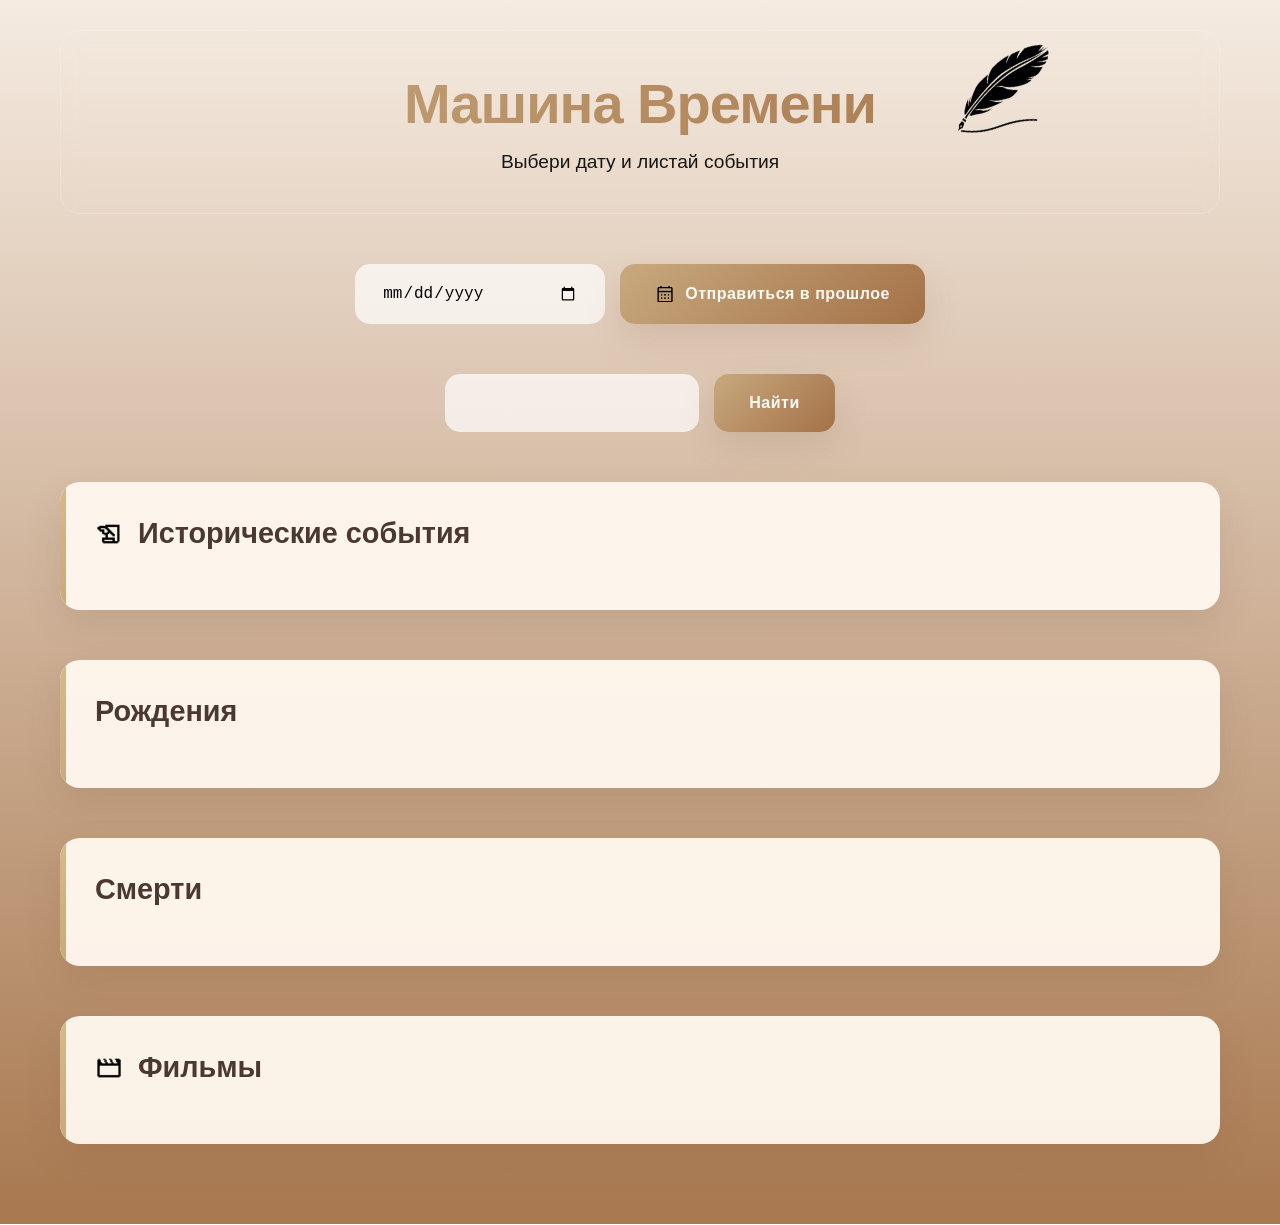
<file: history_events/index.html>
<!DOCTYPE html>
<html lang="ru">
<head>
    <meta charset="UTF-8" />
    <title>Машина Времени</title>
    <link rel="stylesheet" href="style.css" />
</head>
<body>

<div class="container">
    <header>
        <h1>Машина Времени</h1>
        <img id="stylus_icon" src="assets/icons/stylus_icon.png" class="image">
        <p class="subtitle">Выбери дату и листай события</p>
    </header>

    <div class="controls">
        <input type="date" id="dateInput" />

        <button id="loadBtn">
            <img src="assets/icons/calendar-icon.png" class="btn-icon">
            Отправиться в прошлое
        </button>
    </div>

    <!-- 🔥 НОВОЕ: поиск -->
    <div class="controls">
        <input type="text" id="searchInput">
        <button onclick="searchPerson()">Найти</button>
    </div>

    <!-- Индикатор загрузки -->
    <div id="loading" class="loading" style="display: none;">
        <div class="spinner"></div>
    </div>

    <section class="card">
        <h2>
            <img src="assets/icons/history-icon.png" class="section-icon">
            Исторические события
        </h2>
        <div id="events" class="list"></div>
    </section>

    <section class="card">
        <h2>Рождения</h2>
        <div id="births" class="people"></div>
    </section>

    <section class="card">
        <h2>Смерти</h2>
        <div id="deaths" class="people"></div>
    </section>

    <section class="card">
        <h2>
            <img src="assets/icons/movie.png" class="section-icon">
            Фильмы
        </h2>
        <div id="movies" class="movies"></div>
    </section>

</div>

<script src="script.js" defer></script>
</body>
</html>
</file>
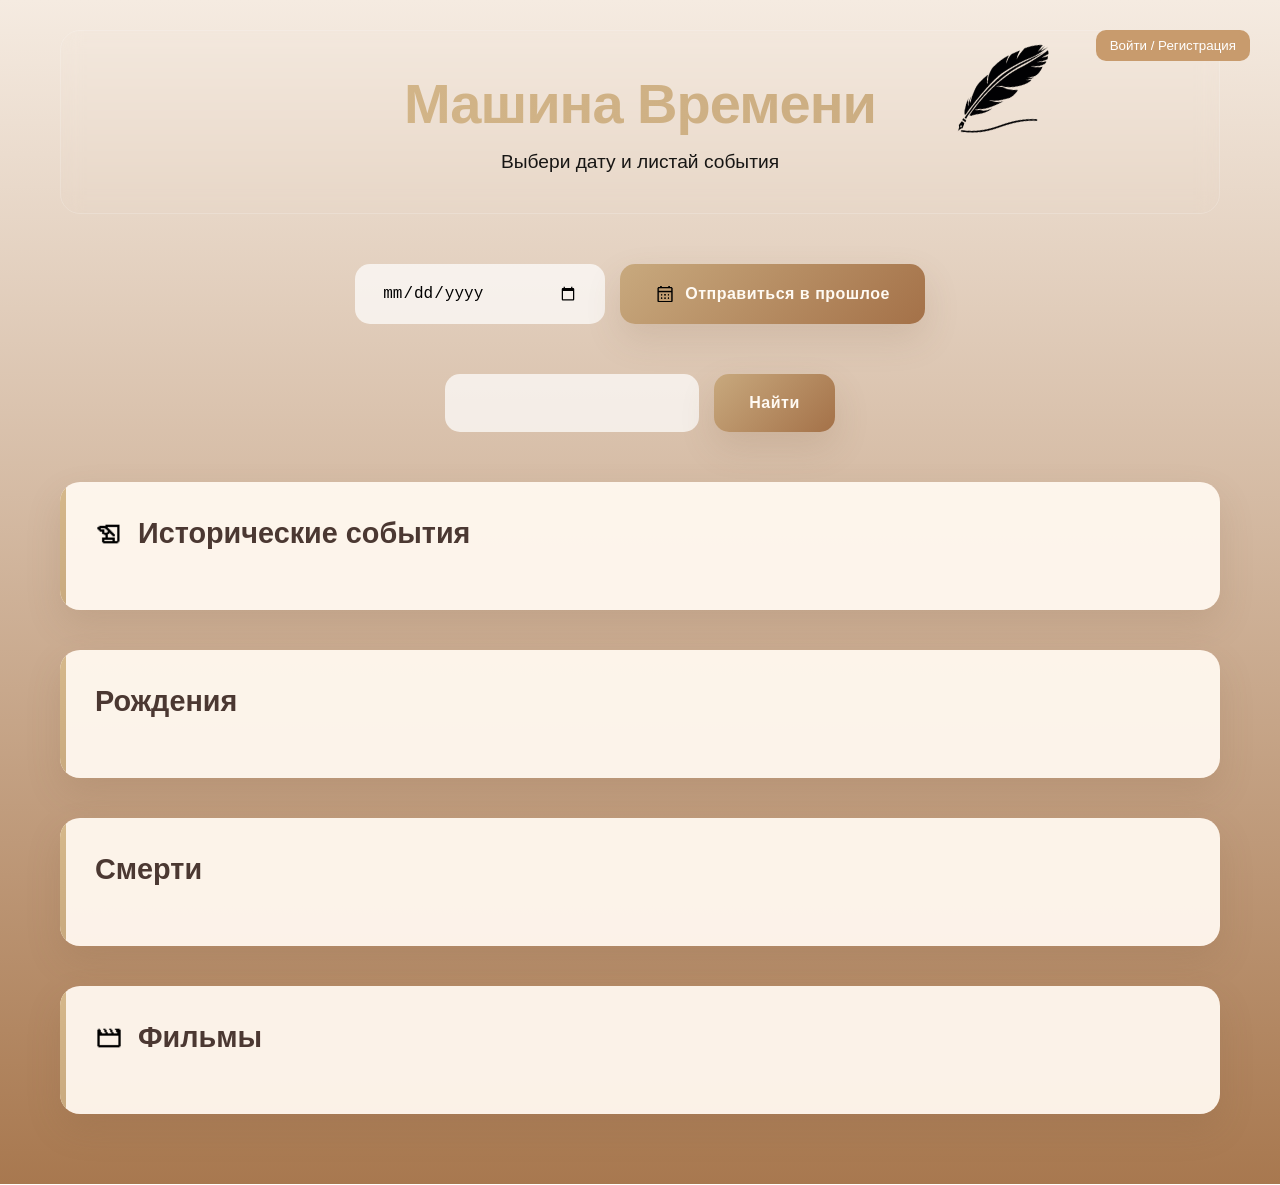
<file: src/main/resources/static/index.html>
<!DOCTYPE html>
<html lang="ru">
<head>
    <meta charset="UTF-8" />
    <title>Машина Времени</title>
    <link rel="stylesheet" href="style.css" />
</head>
<body>

<div class="container">
    <header>
        <h1>Машина Времени</h1>
        <p class="subtitle">Выбери дату и листай события</p>
        <img id="stylus_icon" src="assets/icons/stylus_icon.png" class="image">
    </header>

    <div class="controls">
        <input type="date" id="dateInput" />
        <button id="loadBtn">
            <img src="assets/icons/calendar-icon.png" class="btn-icon">
            Отправиться в прошлое
        </button>
    </div>

    <div class="controls">
        <input type="text" id="searchInput">
        <button onclick="searchPerson()">Найти</button>
    </div>

    <!-- Индикатор загрузки -->
    <div id="loading" class="loading" style="display: none;">
        <div class="spinner"></div>
    </div>
    <section class="card">
        <h2>
            <img src="assets/icons/history-icon.png" class="section-icon">
            Исторические события
        </h2>
        <div id="events" class="list"></div>
    </section>

    <section class="card">
        <h2>
            Рождения
        </h2>
        <div id="births" class="people"></div>
    </section>

    <section class="card">
        <h2>
            Смерти
        </h2>
        <div id="deaths" class="people"></div>
    </section>

    <section class="card">
        <h2>
            <img src="assets/icons/movie.png" class="section-icon">
            Фильмы
        </h2>
        <div id="movies" class="movies"></div>
    </section>

    <div id="userPanel" style="position:absolute; right:30px; top:30px;"></div>

    <div id="authModal" class="modal hidden">
        <div class="modal-content">
            <h3>Требуется авторизация</h3>
            <p>Эта функция доступна только после входа в аккаунт</p>

            <div class="modal-actions">
                <button onclick="closeModal()">Закрыть</button>
                <button onclick="goAuth()">Войти</button>
            </div>
        </div>
    </div>

    <button id="scrollTopBtn">↑</button>

<script src="script.js" defer></script>
</div>
</body>
</html>
</file>
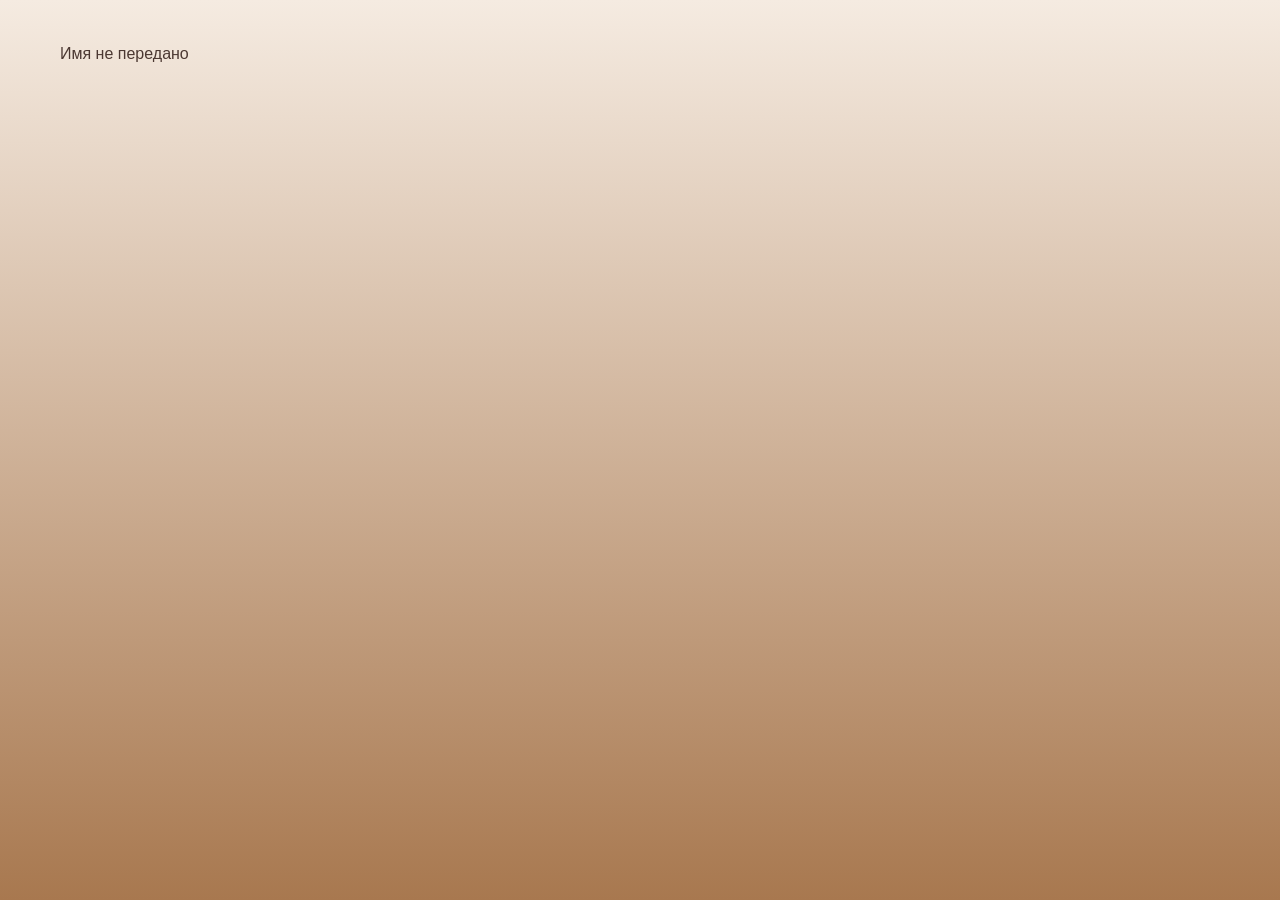
<file: history_events/person.html>
<!DOCTYPE html>
<html lang="ru">
    <head>
        <meta charset="UTF-8">
        <title>Личность</title>
        <link rel="stylesheet" href="style.css">
    </head>
    <body>

        <div class="container">
            <h1 id="personName"></h1>

            <div id="personContent">
                <p>Загрузка...</p>
            </div>
        </div>

        <script src="person.js" defer></script>
    </body>
</html>
</file>
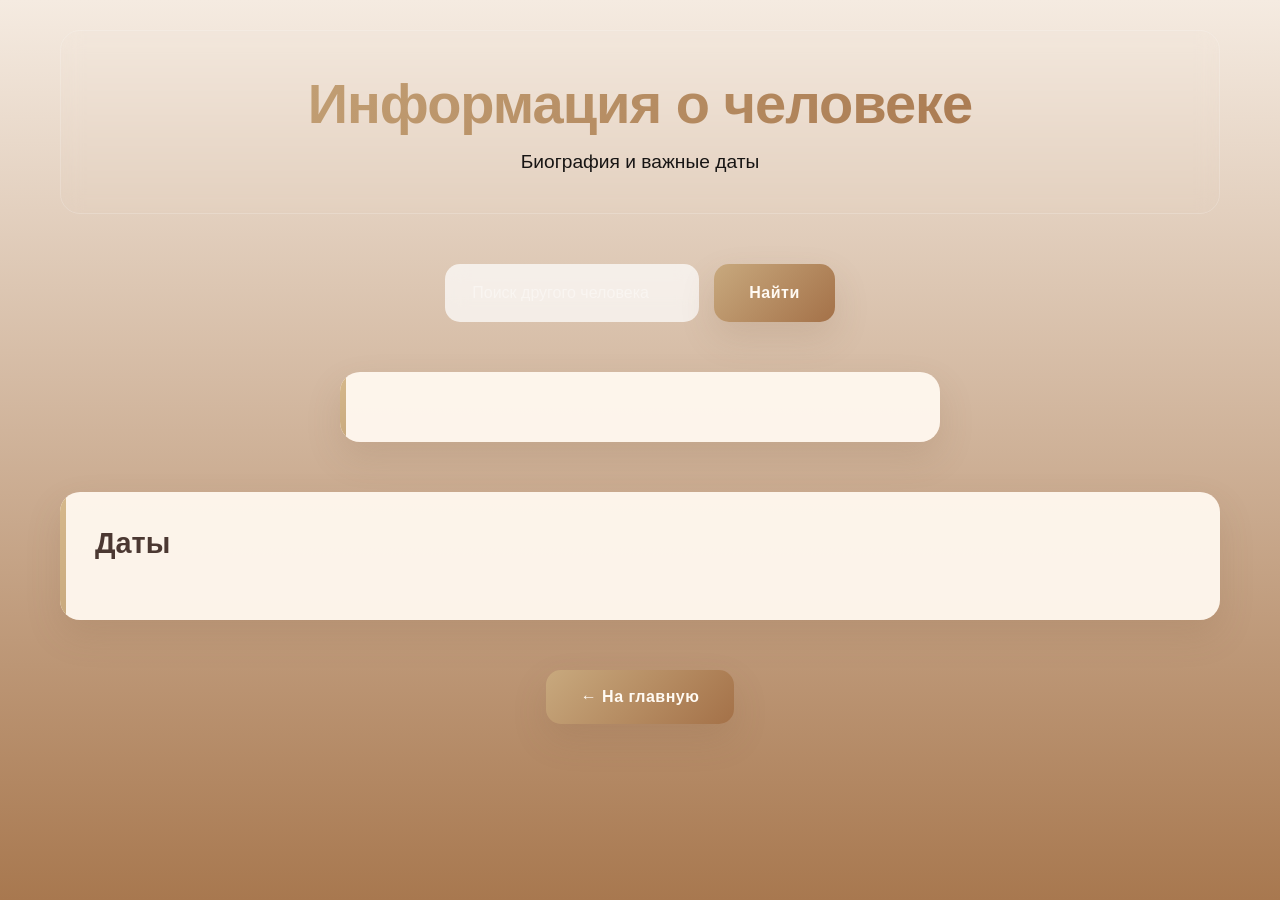
<file: history_events/person_extra.html>
<!DOCTYPE html>
<html lang="ru">
<head>
    <meta charset="UTF-8">
    <title>Человек</title>
    <link rel="stylesheet" href="style.css">
</head>
<body>

<div class="container">

    <header>
        <h1>Информация о человеке</h1>
        <p class="subtitle">Биография и важные даты</p>
    </header>

    <!-- Поиск -->
    <div class="controls">
        <input type="text" id="searchInput" placeholder="Поиск другого человека">
        <button onclick="searchPerson()">Найти</button>
    </div>

    <!-- Карточка человека -->
    <div class="card person-page">
        <div id="personContent"></div>
    </div>

    <!-- Даты -->
    <div class="card">
        <h2>Даты</h2>
        <ul id="randomDates"></ul>
    </div>

    <div class="controls">
        <button onclick="goHome()">← На главную</button>
    </div>
</div>

<script src="person_extra.js"></script>

</body>
</html>
</file>
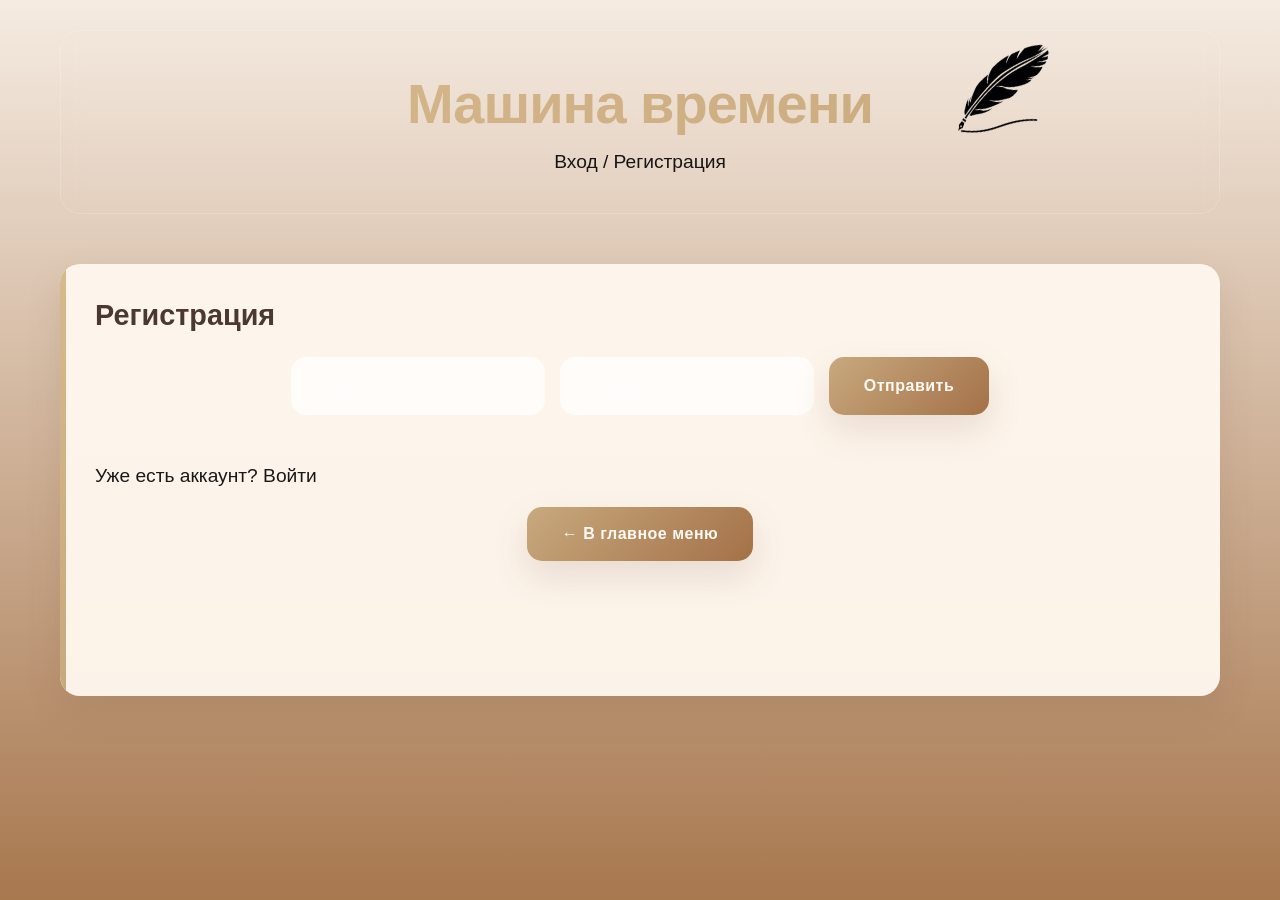
<file: src/main/resources/static/register.html>
<!DOCTYPE html>
<html lang="ru">
<head>
    <meta charset="UTF-8">
    <title>Авторизация</title>

    <link rel="stylesheet" href="style.css">
</head>
<body>

<div class="container">
    <header>
        <h1>Машина времени</h1>
        <p class="subtitle">Вход / Регистрация</p>
        <img id="stylus_icon" src="assets/icons/stylus_icon.png" class="image">
    </header>

    <div class="card">
        <h2 id="title">Регистрация</h2>

        <form id="authForm" class="controls" action="api/register">
            <input type="text" name="username" placeholder="Логин" required>
            <input type="password" name="password" placeholder="Пароль" required>

            <button type="submit">Отправить</button>
        </form>

        <p class="subtitle" id="switchText" style="cursor:pointer; margin-top:10px;">
            Уже есть аккаунт? Войти
        </p>

        <div id="message"></div>

        <div style="text-align: center; margin-top: 20px;" class="controls">
            <button onclick="goHome()" class="controls button">
                ← В главное меню
            </button>
        </div>
    </div>
</div>

<script src="js/auth.js"></script>
</body>
</html>
</file>
<file: history_events/style.css>
* {
  box-sizing: border-box;
  margin: 0;
  padding: 0;
}

:root {
  --primary-gradient: linear-gradient(135deg, #d6b98c 0%, #c8a97e 100%);
  --secondary-gradient: linear-gradient(135deg, #e6ccb2 0%, #ddb892 100%);
  --accent-gradient: linear-gradient(135deg, #c8a97e 0%, #a47148 100%);

  --dark-bg: #f5efe6;
  --card-bg: rgba(255, 248, 240, 0.95);

  --text-primary: #4b3832;
  --text-secondary: #7a5c4d;

  --shadow: 0 15px 35px rgba(120, 90, 60, 0.15);
  --shadow-hover: 0 25px 50px rgba(120, 90, 60, 0.25);

  --radius: 20px;
  --transition: all 0.3s ease;
}


 body {
   font-family: 'Inter', sans-serif;
   background:
     linear-gradient(rgba(245,239,230,0.85), rgba(245,239,230,0.85)),
     url("assets/background.jpg") center/cover no-repeat fixed;

   color: var(--text-primary);
   min-height: 100vh;
 }



@keyframes gradient {
  0% { background-position: 0% 50% }
  50% { background-position: 100% 50% }
  100% { background-position: 0% 50% }
}

.container {
  max-width: 1200px;
  margin: 0 auto;
  padding: 30px 20px;
}

/* Заголовок */
header {
  position: relative;
  align-items: center;
  justify-content: space-between;
  text-align: center;
  margin-bottom: 50px;
  padding: 40px;
  backdrop-filter: blur(10px);
  border-radius: var(--radius);
  border: 1px solid rgba(255, 255, 255, 0.2);
  animation: fadeIn 0.8s ease-out;
}

.title-wrapper {
  display: flex;
  align-items: flex-start;
}

.image {
  width: 150px;
  height: 100px;
  margin-left: 750px;
  position: absolute;
  right: 140px;      /* отступ справа */
  top: 32%;
  transform: translateY(-50%) rotate(10deg);
}

h1 {
  font-size: 3.5rem;
  font-weight: 800;
  background: var(--accent-gradient);
  -webkit-background-clip: text;
  -webkit-text-fill-color: transparent;
  background-clip: text;
  margin-bottom: 15px;
  letter-spacing: -1px;
}

.subtitle {
  font-size: 1.2rem;
  color: rgba(0, 0, 0, 0.9);
  font-weight: 300;
}

/* Панель управления */
.controls {
  display: flex;
  justify-content: center;
  gap: 15px;
  margin-bottom: 50px;
  animation: slideUp 0.6s ease-out 0.2s both;
}



.controls input {
  padding: 18px 25px;
  border-radius: 15px;
  border: 2px solid transparent;
  background: rgba(255, 255, 255, 0.7);
  backdrop-filter: blur(10px);
  color: black;
  font-size: 16px;
  font-weight: 500;
  transition: var(--transition);
  min-width: 250px;
}

.controls input:focus {
  outline: none;
  border-color: rgba(255, 255, 255, 0.5);
  background: rgba(255, 255, 255, 1);
  transform: translateY(-2px);
}

.controls input::placeholder {
  color: rgba(255, 255, 255, 0.4);
}

.controls button {
  padding: 18px 35px;
  border-radius: 15px;
  border: none;
  background: var(--primary-gradient);
  color: white;
  font-size: 16px;
  font-weight: 600;
  cursor: pointer;
  transition: var(--transition);
  display: flex;
  align-items: center;
  justify-content: center;
  gap: 10px;
  letter-spacing: 0.5px;
  position: relative;
  overflow: hidden;
   background: var(--accent-gradient);
   color: #fffaf3;
   box-shadow: var(--shadow);
}

.controls button:hover {
  transform: translateY(-3px);
  box-shadow: var(--shadow-hover);
}

.controls button:active {
  transform: translateY(-1px);
}

.controls button:before {
  content: '';
  position: absolute;
  top: 0;
  left: -100%;
  width: 100%;
  height: 100%;
  background: linear-gradient(90deg, transparent, rgba(255, 255, 255, 0.2), transparent);
  transition: 0.5s;
}

.controls button:hover:before {
  left: 100%;
}

/* Карточки */
.card {
  background: var(--card-bg);
  border-radius: var(--radius);
  padding: 35px;
  margin-bottom: 40px;
  box-shadow: var(--shadow);
  transition: var(--transition);
  animation: fadeIn 0.6s ease-out;
  position: relative;
  overflow: hidden;
}

.card:hover {
  transform: translateY(-5px);
  box-shadow: var(--shadow-hover);
}

.card:before {
  content: '';
  position: absolute;
  top: 0;
  left: 0;
  width: 6px;
  height: 100%;
  background: var(--primary-gradient);
}

.card h2 {
  font-size: 1.8rem;
  font-weight: 700;
  margin-bottom: 25px;
  display: flex;
  align-items: center;
  gap: 15px;
  color: var(--text-primary);
}

/* Список событий */
.list .event {
  padding: 25px;
  border-bottom: 1px solid rgba(0, 0, 0, 0.08);
  transition: var(--transition);
  border-radius: 12px;
  margin-bottom: 10px;
}

.list .event:hover {
  background: linear-gradient(135deg, #f6f9ff 0%, #f1f5ff 100%);
  transform: translateX(10px);
}

.event-year {
  font-size: 1.1rem;
  font-weight: 700;
  color: var(--text-primary);
  margin-bottom: 10px;
  display: inline-block;
  padding: 6px 15px;
  background: var(--accent-gradient);
  color: white;
  border-radius: 50px;
}

.categories {
  display: inline-block;
  margin-top: 12px;
  padding: 6px 15px;
  background: rgba(102, 126, 234, 0.1);
  color: #667eea;
  border-radius: 50px;
  font-size: 0.85rem;
  font-weight: 500;
}

/* Фильмы */
.movies {
  display: grid;
  grid-template-columns: repeat(auto-fill, minmax(180px, 1fr));
  gap: 25px;
}

.movie {
  text-align: center;
  transition: var(--transition);
  animation: scaleIn 0.5s ease-out;
}

.movie:hover {
  transform: scale(1.05);
}

.movie img {
  width: 100%;
  height: 250px;
  object-fit: cover;
  border-radius: 15px;
  box-shadow: 0 10px 20px rgba(0, 0, 0, 0.1);
  transition: var(--transition);
  background: linear-gradient(135deg, #667eea 0%, #764ba2 100%);
}

.movie:hover img {
  box-shadow: 0 15px 30px rgba(0, 0, 0, 0.2);
}

.movie-title {
  margin-top: 15px;
  font-weight: 600;
  color: var(--text-primary);
  font-size: 1rem;
}

/* Люди */
.people {
  display: grid;
  grid-template-columns: repeat(auto-fill, minmax(200px, 1fr));
  gap: 25px;
}

.person {
  text-align: center;
  transition: var(--transition);
  animation: scaleIn 0.5s ease-out;
}

.person:hover {
  transform: translateY(-8px);
}

.person img {
  width: 100%;
  height: 240px;
  object-fit: cover;
  border-radius: 20px;
  box-shadow: 0 10px 20px rgba(0, 0, 0, 0.1);
  margin-bottom: 15px;
  background: linear-gradient(135deg, #667eea 0%, #764ba2 100%);
}

.person-name {
  font-weight: 700;
  font-size: 1.1rem;
  color: var(--text-primary);
  margin-bottom: 5px;
}

.person-meta {
  color: var(--text-secondary);
  font-size: 0.9rem;
  line-height: 1.4;
}

.date-input {
  padding: 12px;
  border-radius: 10px;
  border: none;
  background: #f5f5f5;
  font-size: 16px;
}

/* Загрузка */
.loading {
  display: flex;
  flex-direction: column;
  align-items: center;
  justify-content: center;
  padding: 60px 40px;
  margin: 30px 0;
  backdrop-filter: blur(10px);
  animation: fadeIn 0.3s ease-out;
}

.hidden {
  display: none;
}

.expand-controls {
  display: flex;
  flex-direction: column;
  gap: 10px;
}

#searchBlock,
#filterBlock {
  display: flex;
  gap: 10px;
}

.spinner {
  width: 60px;
  height: 60px;
  border: 4px solid rgba(102, 126, 234, 0.1);
  border-left-color: #667eea;
  border-radius: 50%;
  animation: spin 1s linear infinite;
  margin-bottom: 20px;
}

.loading p {
  font-size: 1.2rem;
  font-weight: 500;
  background: var(--primary-gradient);
  -webkit-background-clip: text;
  -webkit-text-fill-color: transparent;
  background-clip: text;
}

/* Анимации */
@keyframes fadeIn {
  from { opacity: 0; transform: translateY(20px); }
  to { opacity: 1; transform: translateY(0); }
}

@keyframes slideUp {
  from { opacity: 0; transform: translateY(30px); }
  to { opacity: 1; transform: translateY(0); }
}

@keyframes scaleIn {
  from { opacity: 0; transform: scale(0.9); }
  to { opacity: 1; transform: scale(1); }
}

@keyframes spin {
  to { transform: rotate(360deg); }
}

/* Адаптивность */
@media (max-width: 768px) {
  .container {
    padding: 20px 15px;
  }

  h1 {
    font-size: 2.5rem;
  }

  .controls {
    flex-direction: column;
  }

  .controls input,
  .controls button {
    width: 100%;
  }

  .movies,
  .people {
    grid-template-columns: repeat(auto-fill, minmax(150px, 1fr));
  }

  .card {
    padding: 25px 20px;
  }
}



/* Стили для статусов */
button:disabled {
  opacity: 0.7;
  cursor: not-allowed;
  transform: none !important;
}

.error {
  color: #ef4444;
  background: rgba(239, 68, 68, 0.1);
  padding: 15px;
  border-radius: 10px;
  text-align: center;
  margin: 10px 0;
  border-left: 4px solid #ef4444;
}
.section-icon {
  width: 28px;
  height: 28px;
  object-fit: contain;
}
.btn-icon {
  width: 20px;
  height: 20px;
}

/* Карточка кликабельная */
.movie.clickable {
  cursor: pointer;
  position: relative;
}

/* Обёртка изображения */
.movie-image-wrapper {
  position: relative;
  border-radius: 15px;
  overflow: hidden;
}

/* Затемнение */
.movie-overlay {
  position: absolute;
  inset: 0;
  background: rgba(0, 0, 0, 0.6);
  opacity: 0;
  display: flex;
  align-items: center;
  justify-content: center;
  transition: opacity 0.3s ease;
}

/* Текст поверх */
.movie-overlay-text {
  color: white;
  font-weight: 600;
  font-size: 1rem;
  transform: translateY(10px);
  transition: transform 0.3s ease;
}

/* Анимация при наведении */
.movie.clickable:hover .movie-overlay {
  opacity: 1;
}

.movie.clickable:hover .movie-overlay-text {
  transform: translateY(0);
}

/* Плавное увеличение */
.movie.clickable:hover {
  transform: scale(1.05);
}
/* Карточка кликабельная */
.person.clickable {
  cursor: pointer;
  position: relative;
  transition: transform 0.3s ease;
}

.person.clickable:hover {
  transform: translateY(-5px);
}

/* Обёртка изображения */
.person-image-wrapper {
  position: relative;
  border-radius: 20px;
  overflow: hidden;
}

/* Затемнение */
.person-overlay {
  position: absolute;
  inset: 0;
  background: rgba(0, 0, 0, 0.6);
  opacity: 0;
  display: flex;
  align-items: center;
  justify-content: center;
  transition: opacity 0.3s ease;
}

/* Текст поверх */
.person-overlay-text {
  color: white;
  font-weight: 600;
  font-size: 1rem;
  transform: translateY(10px);
  transition: transform 0.3s ease;
}

/* Анимация при наведении */
.person.clickable:hover .person-overlay {
  opacity: 1;
}

.person.clickable:hover .person-overlay-text {
  transform: translateY(0);
}

.person-link {
  text-decoration: none;
  color: inherit;
  display: inline-block;
}

.person {
  position: relative;      /* важно для абсолютного позиционирования hover */
  overflow: hidden;        /* чтобы блок не вылазил за границы */
  border-radius: 20px;
  transition: transform 0.3s ease, box-shadow 0.3s ease;
}

.person img {
  display: block;
  width: 100%;
  border-radius: 20px;
  transition: transform 0.3s ease;
}

.person-link:hover .person {
  transform: translateY(-5px);
  box-shadow: 0 15px 30px rgba(0, 0, 0, 0.2);
}

.person-hover {
  position: absolute;
  top: 0;
  left: 0;
  right: 0;
  bottom: 0;
  background: rgba(0, 0, 0, 0.5); /* полупрозрачный чёрный фон */
  color: #fff;
  display: flex;
  justify-content: center;
  align-items: center;
  font-weight: 600;
  font-size: 0.95rem;
  opacity: 0;
  transition: opacity 0.3s ease;
  pointer-events: none; /* чтобы клик проходил по ссылке */
  border-radius: 20px;
}

.person-link:hover .person-hover {
  opacity: 1;
}
/* Контейнер карточки с изображением */
.person-image-wrapper {
  position: relative;
  display: inline-block;
  width: 150px; /* можно под свои размеры */
  height: 200px;
  overflow: hidden;
  border-radius: 8px;
}

/* Сама картинка */
.person-image-wrapper img {
  width: 100%;
  height: 100%;
  object-fit: cover;
  display: block;
  transition: transform 0.3s ease;
}

/* Полупрозрачный overlay */
.person-overlay {
  position: absolute;
  top: 0;
  left: 0;
  width: 100%;
  height: 100%;
  background-color: rgba(0, 0, 0, 0.5); /* полупрозрачный черный */
  opacity: 0; /* изначально невидим */
  display: flex;
  align-items: center;
  justify-content: center;
  transition: opacity 0.3s ease;
  border-radius: 8px;
}

/* Текст внутри overlay */
.person-overlay-text {
  color: #fff;
  font-size: 14px;
  font-weight: bold;
  text-align: center;
  padding: 5px 10px;
}

/* Hover эффект: показываем overlay и слегка увеличиваем картинку */
.person-image-wrapper:hover .person-overlay {
  opacity: 1;
}

.person-image-wrapper:hover img {
  transform: scale(1.05);
}

/* Опционально: курсор как pointer на весь блок */
.person.clickable {
  cursor: pointer;
  display: inline-block;
  margin: 10px;
  text-align: center;
  width: 150px; /* под картинку */
}


/* Контейнер изображения события */
.event-image-wrapper {
  position: relative;
  display: inline-block;
  width: 200px;
  height: 150px;
  overflow: hidden;
  border-radius: 8px;
  margin-bottom: 5px;
}

.event-image-wrapper img {
  width: 100%;
  height: 100%;
  object-fit: cover;
  transition: transform 0.3s ease;
}

/* Overlay с hover */
.event-overlay {
  position: absolute;
  top: 0;
  left: 0;
  width: 100%;
  height: 100%;
  background-color: rgba(0,0,0,0.5);
  opacity: 0;
  display: flex;
  justify-content: center;
  align-items: center;
  transition: opacity 0.3s ease;
  border-radius: 8px;
}

.event-overlay-text {
  color: #fff;
  font-weight: bold;
  text-align: center;
}

.event-image-wrapper:hover .event-overlay {
  opacity: 1;
}

.event-image-wrapper:hover img {
  transform: scale(1.05);
}

/* Общие стили */
.event-link {
  text-decoration: none;
  color: inherit;
  display: inline-block;
  margin: 10px;
  width: 220px;
}

.event {
  padding: 5px;
  background-color: #f9f9f9;
  border-radius: 8px;
  box-shadow: 0 1px 5px rgba(0,0,0,0.2);
}
.event-year {
  font-weight: bold;
  margin-bottom: 3px;
}
.event-description {
  font-size: 14px;
  margin-bottom: 3px;
}
.event-extract {
  font-size: 12px;
  color: #555;
  margin-bottom: 3px;
}
.categories {
  font-size: 12px;
  color: #888;
}
.event-link {
  text-decoration: none;
  color: inherit;
  display: inline-block;
  margin: 10px;
  width: 300px;
}

.event {
  position: relative;
  border-radius: 10px;
  overflow: hidden;
  box-shadow: 0 4px 8px rgba(0,0,0,0.2);
  transition: transform 0.2s;
}

.event-link:hover .event {
  transform: scale(1.03);
}

.event-image-wrapper {
  position: relative;
  width: 100%;
  height: 200px;
  overflow: hidden;
}

.event-image-wrapper img {
  width: 100%;
  height: 100%;
  object-fit: cover; /* сохраняем пропорции */
  display: block;
}

.event-overlay {
  position: absolute;
  top: 0;
  left: 0;
  width: 100%;
  height: 100%;
  background-color: rgba(0,0,0,0.5); /* полупрозрачный черный */
  opacity: 0;
  display: flex;
  align-items: center;
  justify-content: center;
  transition: opacity 0.2s;
}

.event-link:hover .event-overlay {
  opacity: 1;
}

.event-overlay-text {
  color: #fff;
  font-weight: bold;
  text-align: center;
  padding: 5px 10px;
  background-color: rgba(0,0,0,0.6);
  border-radius: 5px;
}

.event-description {
  padding: 10px;
  font-size: 14px;
}

.person-page {
  max-width: 600px;
  margin: auto;
  text-align: center;
}

.person-image {
  max-width: 200px;
  border-radius: 10px;
  margin: 10px 0;
}

.person-description {
  margin: 15px 0;
  line-height: 1.5;
}

.wiki-link {
  display: inline-block;
  margin-top: 10px;
  text-decoration: none;
  color: #4da6ff;
}

.person-actions {
  margin-top: 8px;
}

.person-life-btn {
  cursor: pointer;
  font-size: 18px;
}

/* Страница человека */
.person-page {
  text-align: center;
}

/* Фото */
.person-page img {
  width: 220px;
  height: 280px;
  object-fit: cover;
  border-radius: 20px;
  margin: 20px 0;
  box-shadow: var(--shadow);
  transition: var(--transition);
}

.person-page img:hover {
  transform: scale(1.05);
  box-shadow: var(--shadow-hover);
}

/* Имя */
.person-page h2 {
  font-size: 2rem;
  margin-bottom: 10px;
}

/* Описание */
.person-description {
  margin: 15px auto;
  max-width: 600px;
  line-height: 1.6;
  color: var(--text-secondary);
}

/* Даты */
#randomDates {
  list-style: none;
  padding: 0;
}

#randomDates li {
  padding: 12px 20px;
  margin-bottom: 10px;
  background: rgba(255,255,255,0.6);
  border-radius: 12px;
  box-shadow: var(--shadow);
}

.card {
  margin-bottom: 50px;
}

body {
  background: linear-gradient(rgb(245,235,225), rgb(168,120,79));
}
/*(168,120,79), (245,235,225)*/
</file>
<file: src/main/resources/static/style.css>
* {
  box-sizing: border-box;
  margin: 0;
  padding: 0;
}

:root {
  --primary-gradient: linear-gradient(135deg, #d6b98c 0%, #c8a97e 100%);
  --secondary-gradient: linear-gradient(135deg, #e6ccb2 0%, #ddb892 100%);
  --accent-gradient: linear-gradient(135deg, #c8a97e 0%, #a47148 100%);

  --dark-bg: #f5efe6;
  --card-bg: rgba(255, 248, 240, 0.95);

  --text-primary: #4b3832;
  --text-secondary: #7a5c4d;

  --shadow: 0 15px 35px rgba(120, 90, 60, 0.15);
  --shadow-hover: 0 25px 50px rgba(120, 90, 60, 0.25);

  --radius: 20px;
  --transition: all 0.3s ease;
}


body {
  font-family: 'Inter', sans-serif;
  background:
          linear-gradient(rgba(245,239,230,0.85), rgba(245,239,230,0.85)),
          url("assets/background.jpg") center/cover no-repeat fixed;

  color: var(--text-primary);
  min-height: 100vh;
}

body {
  background: linear-gradient(rgb(245,235,225), rgb(168,120,79));
}

@keyframes gradient {
  0% { background-position: 0% 50% }
  50% { background-position: 100% 50% }
  100% { background-position: 0% 50% }
}

.container {
  max-width: 1200px;
  margin: 0 auto;
  padding: 30px 20px;
}

/* Заголовок */
header {
  text-align: center;
  margin-bottom: 50px;
  padding: 40px;
  backdrop-filter: blur(10px);
  border-radius: var(--radius);
  border: 1px solid rgba(255, 255, 255, 0.2);
  animation: fadeIn 0.8s ease-out;
}

h1 {
  font-size: 3.5rem;
  font-weight: 800;
  background: var(--primary-gradient);
  -webkit-background-clip: text;
  -webkit-text-fill-color: transparent;
  background-clip: text;
  margin-bottom: 15px;
  letter-spacing: -1px;
}

.subtitle {
  font-size: 1.2rem;
  color: rgba(0, 0, 0, 0.9);
  font-weight: 300;
}

/* Панель управления */
.controls {
  display: flex;
  justify-content: center;
  gap: 15px;
  margin-bottom: 50px;
  animation: slideUp 0.6s ease-out 0.2s both;
}

.controls input {
  padding: 18px 25px;
  border-radius: 15px;
  border: 2px solid transparent;
  background: rgba(255, 255, 255, 0.7);
  backdrop-filter: blur(10px);
  color: black;
  font-size: 16px;
  font-weight: 500;
  transition: var(--transition);
  min-width: 250px;
}

.controls input:focus {
  outline: none;
  border-color: rgba(255, 255, 255, 0.5);
  background: rgba(255, 255, 255, 1);
  transform: translateY(-2px);
}

.controls input::placeholder {
  color: rgba(255, 255, 255, 0.4);
}

.controls button {
  padding: 18px 35px;
  border-radius: 15px;
  border: none;
  background: var(--primary-gradient);
  color: white;
  font-size: 16px;
  font-weight: 600;
  cursor: pointer;
  transition: var(--transition);
  display: flex;
  align-items: center;
  justify-content: center;
  gap: 10px;
  letter-spacing: 0.5px;
  position: relative;
  overflow: hidden;
   background: var(--accent-gradient);
   color: #fffaf3;
   box-shadow: var(--shadow);
}

.controls button:hover {
  transform: translateY(-3px);
  box-shadow: var(--shadow-hover);
}

.controls button:active {
  transform: translateY(-1px);
}

.controls button:before {
  content: '';
  position: absolute;
  top: 0;
  left: -100%;
  width: 100%;
  height: 100%;
  background: linear-gradient(90deg, transparent, rgba(255, 255, 255, 0.2), transparent);
  transition: 0.5s;
}

.controls button:hover:before {
  left: 100%;
}

/* Карточки */
.card {
  background: var(--card-bg);
  border-radius: var(--radius);
  padding: 35px;
  margin-bottom: 40px;
  box-shadow: var(--shadow);
  transition: var(--transition);
  animation: fadeIn 0.6s ease-out;
  position: relative;
  overflow: hidden;
}

.card:hover {
  transform: translateY(-5px);
  box-shadow: var(--shadow-hover);
}

.card:before {
  content: '';
  position: absolute;
  top: 0;
  left: 0;
  width: 6px;
  height: 100%;
  background: var(--primary-gradient);
}

.card h2 {
  font-size: 1.8rem;
  font-weight: 700;
  margin-bottom: 25px;
  display: flex;
  align-items: center;
  gap: 15px;
  color: var(--text-primary);
}

/* Список событий */
.list .event {
  padding: 25px;
  border-bottom: 1px solid rgba(0, 0, 0, 0.08);
  transition: var(--transition);
  border-radius: 12px;
  margin-bottom: 10px;
}

.list .event:hover {
  background: linear-gradient(135deg, #f6f9ff 0%, #f1f5ff 100%);
  transform: translateX(10px);
}

.event-year {
  font-size: 1.1rem;
  font-weight: 700;
  color: var(--text-primary);
  margin-bottom: 10px;
  display: inline-block;
  padding: 6px 15px;
  background: var(--accent-gradient);
  color: white;
  border-radius: 50px;
}

.categories {
  display: inline-block;
  margin-top: 12px;
  padding: 6px 15px;
  background: rgba(102, 126, 234, 0.1);
  color: #667eea;
  border-radius: 50px;
  font-size: 0.85rem;
  font-weight: 500;
}

/* Фильмы */
.movies {
  display: grid;
  grid-template-columns: repeat(auto-fill, minmax(180px, 1fr));
  gap: 25px;
}

.movie {
  text-align: center;
  transition: var(--transition);
  animation: scaleIn 0.5s ease-out;
}

.movie:hover {
  transform: scale(1.05);
}

.movie img {
  width: 100%;
  height: 250px;
  object-fit: cover;
  border-radius: 15px;
  box-shadow: 0 10px 20px rgba(0, 0, 0, 0.1);
  transition: var(--transition);
  background: linear-gradient(135deg, #667eea 0%, #764ba2 100%);
}

.movie:hover img {
  box-shadow: 0 15px 30px rgba(0, 0, 0, 0.2);
}

.movie-title {
  margin-top: 15px;
  font-weight: 600;
  color: var(--text-primary);
  font-size: 1rem;
}

/* Люди */
.people {
  display: grid;
  grid-template-columns: repeat(auto-fill, minmax(200px, 1fr));
  gap: 25px;
}

.person {
  text-align: center;
  transition: var(--transition);
  animation: scaleIn 0.5s ease-out;
}

.person:hover {
  transform: translateY(-8px);
}

.person img {
  width: 100%;
  height: 240px;
  object-fit: cover;
  border-radius: 20px;
  box-shadow: 0 10px 20px rgba(0, 0, 0, 0.1);
  margin-bottom: 15px;
  background: linear-gradient(135deg, #667eea 0%, #764ba2 100%);
}

.person-name {
  font-weight: 700;
  font-size: 1.1rem;
  color: var(--text-primary);
  margin-bottom: 5px;
}

.person-meta {
  color: var(--text-secondary);
  font-size: 0.9rem;
  line-height: 1.4;
}

/* Загрузка */
.loading {
  display: flex;
  flex-direction: column;
  align-items: center;
  justify-content: center;
  padding: 60px 40px;
  margin: 30px 0;
  backdrop-filter: blur(10px);
  animation: fadeIn 0.3s ease-out;
}

.spinner {
  width: 60px;
  height: 60px;
  border: 4px solid rgba(102, 126, 234, 0.1);
  border-left-color: #667eea;
  border-radius: 50%;
  animation: spin 1s linear infinite;
  margin-bottom: 20px;
}

.loading p {
  font-size: 1.2rem;
  font-weight: 500;
  background: var(--primary-gradient);
  -webkit-background-clip: text;
  -webkit-text-fill-color: transparent;
  background-clip: text;
}

/* Анимации */
@keyframes fadeIn {
  from { opacity: 0; transform: translateY(20px); }
  to { opacity: 1; transform: translateY(0); }
}

@keyframes slideUp {
  from { opacity: 0; transform: translateY(30px); }
  to { opacity: 1; transform: translateY(0); }
}

@keyframes scaleIn {
  from { opacity: 0; transform: scale(0.9); }
  to { opacity: 1; transform: scale(1); }
}

@keyframes spin {
  to { transform: rotate(360deg); }
}

/* Адаптивность */
@media (max-width: 768px) {
  .container {
    padding: 20px 15px;
  }

  h1 {
    font-size: 2.5rem;
  }

  .controls {
    flex-direction: column;
  }

  .controls input,
  .controls button {
    width: 100%;
  }

  .movies,
  .people {
    grid-template-columns: repeat(auto-fill, minmax(150px, 1fr));
  }

  .card {
    padding: 25px 20px;
  }
}



/* Стили для статусов */
button:disabled {
  opacity: 0.7;
  cursor: not-allowed;
  transform: none !important;
}

.error {
  color: #ef4444;
  background: rgba(239, 68, 68, 0.1);
  padding: 15px;
  border-radius: 10px;
  text-align: center;
  margin: 10px 0;
  border-left: 4px solid #ef4444;
}
.section-icon {
  width: 28px;
  height: 28px;
  object-fit: contain;
}
.btn-icon {
  width: 20px;
  height: 20px;
}

/* Карточка кликабельная */
.movie.clickable {
  cursor: pointer;
  position: relative;
}

/* Обёртка изображения */
.movie-image-wrapper {
  position: relative;
  border-radius: 15px;
  overflow: hidden;
}

/* Затемнение */
.movie-overlay {
  position: absolute;
  inset: 0;
  background: rgba(0, 0, 0, 0.6);
  opacity: 0;
  display: flex;
  align-items: center;
  justify-content: center;
  transition: opacity 0.3s ease;
}

/* Текст поверх */
.movie-overlay-text {
  color: white;
  font-weight: 600;
  font-size: 1rem;
  transform: translateY(10px);
  transition: transform 0.3s ease;
}

/* Анимация при наведении */
.movie.clickable:hover .movie-overlay {
  opacity: 1;
}

.movie.clickable:hover .movie-overlay-text {
  transform: translateY(0);
}

/* Плавное увеличение */
.movie.clickable:hover {
  transform: scale(1.05);
}
/* Карточка кликабельная */
.person.clickable {
  cursor: pointer;
  position: relative;
  transition: transform 0.3s ease;
}

.person.clickable:hover {
  transform: translateY(-5px);
}

/* Обёртка изображения */
.person-image-wrapper {
  position: relative;
  border-radius: 20px;
  overflow: hidden;
}

/* Затемнение */
.person-overlay {
  position: absolute;
  inset: 0;
  background: rgba(0, 0, 0, 0.6);
  opacity: 0;
  display: flex;
  align-items: center;
  justify-content: center;
  transition: opacity 0.3s ease;
}

/* Текст поверх */
.person-overlay-text {
  color: white;
  font-weight: 600;
  font-size: 1rem;
  transform: translateY(10px);
  transition: transform 0.3s ease;
}

/* Анимация при наведении */
.person.clickable:hover .person-overlay {
  opacity: 1;
}

.person.clickable:hover .person-overlay-text {
  transform: translateY(0);
}

.person-link {
  text-decoration: none;
  color: inherit;
  display: inline-block;
}

.person {
  position: relative;      /* важно для абсолютного позиционирования hover */
  overflow: hidden;        /* чтобы блок не вылазил за границы */
  border-radius: 20px;
  transition: transform 0.3s ease, box-shadow 0.3s ease;
}

.person img {
  display: block;
  width: 100%;
  border-radius: 20px;
  transition: transform 0.3s ease;
}

.person-link:hover .person {
  transform: translateY(-5px);
  box-shadow: 0 15px 30px rgba(0, 0, 0, 0.2);
}

.person-hover {
  position: absolute;
  top: 0;
  left: 0;
  right: 0;
  bottom: 0;
  background: rgba(0, 0, 0, 0.5); /* полупрозрачный чёрный фон */
  color: #fff;
  display: flex;
  justify-content: center;
  align-items: center;
  font-weight: 600;
  font-size: 0.95rem;
  opacity: 0;
  transition: opacity 0.3s ease;
  pointer-events: none; /* чтобы клик проходил по ссылке */
  border-radius: 20px;
}

.person-link:hover .person-hover {
  opacity: 1;
}
/* Контейнер карточки с изображением */
.person-image-wrapper {
  position: relative;
  display: inline-block;
  width: 150px; /* можно под свои размеры */
  height: 200px;
  overflow: hidden;
  border-radius: 8px;
}

/* Сама картинка */
.person-image-wrapper img {
  width: 100%;
  height: 100%;
  object-fit: cover;
  display: block;
  transition: transform 0.3s ease;
}

/* Полупрозрачный overlay */
.person-overlay {
  position: absolute;
  top: 0;
  left: 0;
  width: 100%;
  height: 100%;
  background-color: rgba(0, 0, 0, 0.5); /* полупрозрачный черный */
  opacity: 0; /* изначально невидим */
  display: flex;
  align-items: center;
  justify-content: center;
  transition: opacity 0.3s ease;
  border-radius: 8px;
}

/* Текст внутри overlay */
.person-overlay-text {
  color: #fff;
  font-size: 14px;
  font-weight: bold;
  text-align: center;
  padding: 5px 10px;
}

/* Hover эффект: показываем overlay и слегка увеличиваем картинку */
.person-image-wrapper:hover .person-overlay {
  opacity: 1;
}

.person-image-wrapper:hover img {
  transform: scale(1.05);
}

/* Опционально: курсор как pointer на весь блок */
.person.clickable {
  cursor: pointer;
  display: inline-block;
  margin: 10px;
  text-align: center;
  width: 150px; /* под картинку */
}


/* Контейнер изображения события */
.event-image-wrapper {
  position: relative;
  display: inline-block;
  width: 200px;
  height: 150px;
  overflow: hidden;
  border-radius: 8px;
  margin-bottom: 5px;
}

.event-image-wrapper img {
  width: 100%;
  height: 100%;
  object-fit: cover;
  transition: transform 0.3s ease;
}

/* Overlay с hover */
.event-overlay {
  position: absolute;
  top: 0;
  left: 0;
  width: 100%;
  height: 100%;
  background-color: rgba(0,0,0,0.5);
  opacity: 0;
  display: flex;
  justify-content: center;
  align-items: center;
  transition: opacity 0.3s ease;
  border-radius: 8px;
}

.event-overlay-text {
  color: #fff;
  font-weight: bold;
  text-align: center;
}

.event-image-wrapper:hover .event-overlay {
  opacity: 1;
}

.event-image-wrapper:hover img {
  transform: scale(1.05);
}

/* Общие стили */
.event-link {
  text-decoration: none;
  color: inherit;
  display: inline-block;
  margin: 10px;
  width: 220px;
}

.event {
  padding: 5px;
  background-color: #f9f9f9;
  border-radius: 8px;
  box-shadow: 0 1px 5px rgba(0,0,0,0.2);
}
.event-year {
  font-weight: bold;
  margin-bottom: 3px;
}
.event-description {
  font-size: 14px;
  margin-bottom: 3px;
}
.event-extract {
  font-size: 12px;
  color: #555;
  margin-bottom: 3px;
}
.categories {
  font-size: 12px;
  color: #888;
}
.event-link {
  text-decoration: none;
  color: inherit;
  display: inline-block;
  margin: 10px;
  width: 300px;
}

.event {
  position: relative;
  border-radius: 10px;
  overflow: hidden;
  box-shadow: 0 4px 8px rgba(0,0,0,0.2);
  transition: transform 0.2s;
}

.event-link:hover .event {
  transform: scale(1.03);
}

.event-image-wrapper {
  position: relative;
  width: 100%;
  height: 200px;
  overflow: hidden;
}

.event-image-wrapper img {
  width: 100%;
  height: 100%;
  object-fit: cover; /* сохраняем пропорции */
  display: block;
}

.event-overlay {
  position: absolute;
  top: 0;
  left: 0;
  width: 100%;
  height: 100%;
  background-color: rgba(0,0,0,0.5); /* полупрозрачный черный */
  opacity: 0;
  display: flex;
  align-items: center;
  justify-content: center;
  transition: opacity 0.2s;
}

.event-link:hover .event-overlay {
  opacity: 1;
}

.event-overlay-text {
  color: #fff;
  font-weight: bold;
  text-align: center;
  padding: 5px 10px;
  background-color: rgba(0,0,0,0.6);
  border-radius: 5px;
}

.event-description {
  padding: 10px;
  font-size: 14px;
}

.person-page {
  max-width: 600px;
  margin: auto;
  text-align: center;
}

.person-image {
  max-width: 200px;
  border-radius: 10px;
  margin: 10px 0;
}

.person-description {
  margin: 15px 0;
  line-height: 1.5;
}

.wiki-link {
  display: inline-block;
  margin-top: 10px;
  text-decoration: none;
  color: #4da6ff;
}

.person-actions {
  margin-top: 8px;
}

.person-life-btn {
  cursor: pointer;
  font-size: 18px;
}
.image {
  width: 150px;
  height: 100px;
  margin-left: 750px;
  position: absolute;
  right: 140px;      /* отступ справа */
  top: 32%;
  transform: translateY(-50%) rotate(10deg);
}
.btn {
  background: #c89b6d;
  border: none;
  padding: 8px 14px;
  border-radius: 10px;
  color: white;
  cursor: pointer;
}

.btn:hover {
  background: #a97c50;
}

.dropdown {
  display: none;
  position: absolute;
  right: 0;
  top: 40px;
  background: white;
  border-radius: 10px;
  padding: 10px;
  box-shadow: 0 4px 10px rgba(0,0,0,0.1);
}

.dropdown button {
  display: block;
  width: 100%;
  margin: 5px 0;
  gap: 10px;
  letter-spacing: 0.5px;
  position: relative;
  overflow: hidden;
  background: var(--accent-gradient);
  color: #fffaf3;
  box-shadow: var(--shadow);
}
.dropdown button:hover {
  transform: translateY(-3px);
  box-shadow: var(--shadow-hover);
}
.dropdown button:active {
  transform: translateY(-1px);
}

.dropdown button:before {
  content: '';
  position: absolute;
  top: 0;
  left: -100%;
  width: 100%;
  height: 100%;
  background: linear-gradient(90deg, transparent, rgba(255, 255, 255, 0.2), transparent);
  transition: 0.5s;
}

.modal {
  position: fixed;
  top: 0;
  left: 0;
  width: 100%;
  height: 100%;
  background: rgba(0,0,0,0.5);
  display: flex;
  align-items: center;
  justify-content: center;
  z-index: 999;
}

.modal.hidden {
  display: none;
}

.modal-content {
  background: var(--card-bg);
  padding: 30px;
  border-radius: var(--radius);
  box-shadow: var(--shadow);
  text-align: center;
  max-width: 350px;
  animation: fadeIn 0.3s ease;
}

.modal-content h3 {
  margin-bottom: 10px;
}

.modal-content p {
  margin-bottom: 20px;
  color: var(--text-secondary);
}

.modal-actions {
  display: flex;
  gap: 10px;
  justify-content: center;
}

.modal-actions button {
  padding: 12px 20px;
  border-radius: 12px;
  border: none;
  background: var(--accent-gradient);
  color: #fffaf3;
  cursor: pointer;
  transition: var(--transition);
}

.modal-actions button:hover {
  transform: translateY(-2px);
}

#scrollTopBtn {
  display: none;
  position: fixed;
  bottom: 20px;
  right: 20px;
  width: 50px;
  height: 50px;
  border: none;
  border-radius: 50%;
  cursor: pointer;
  font-size: 24px;
  z-index: 1000;
}
</file>
